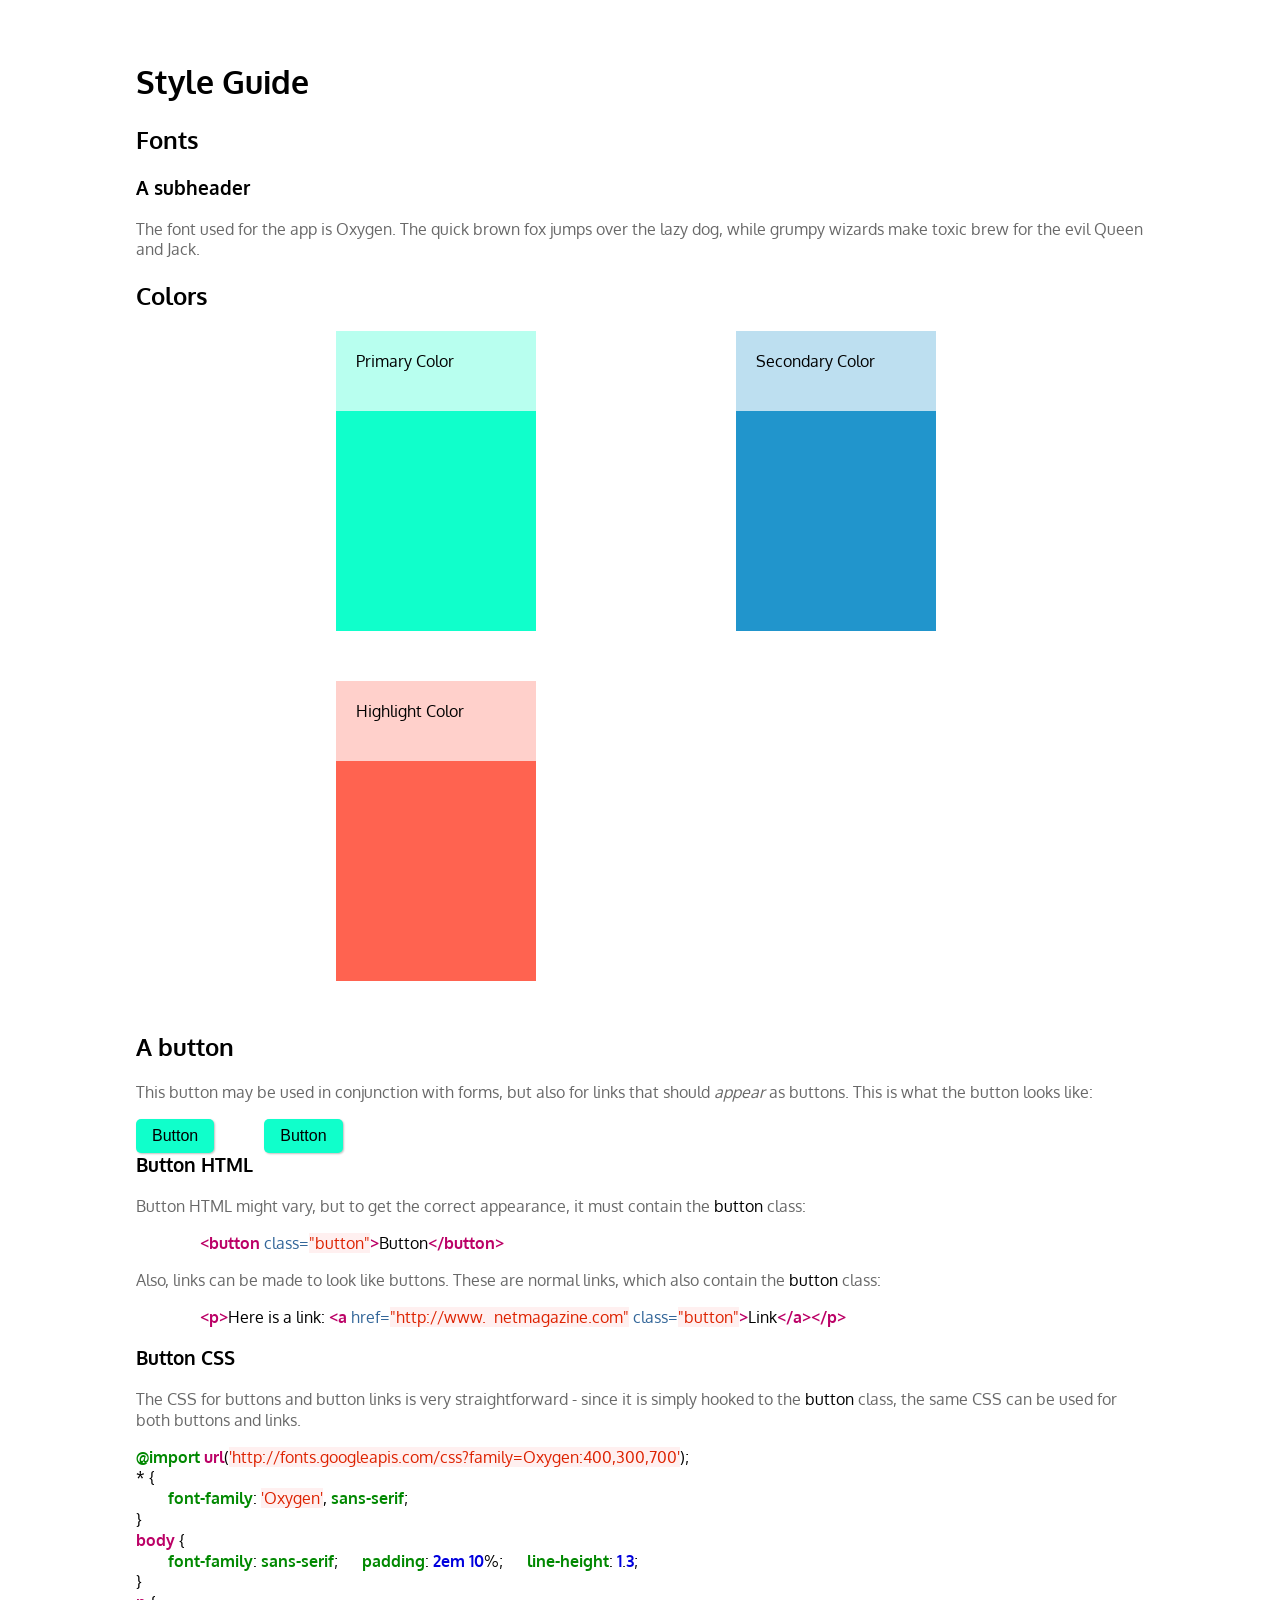
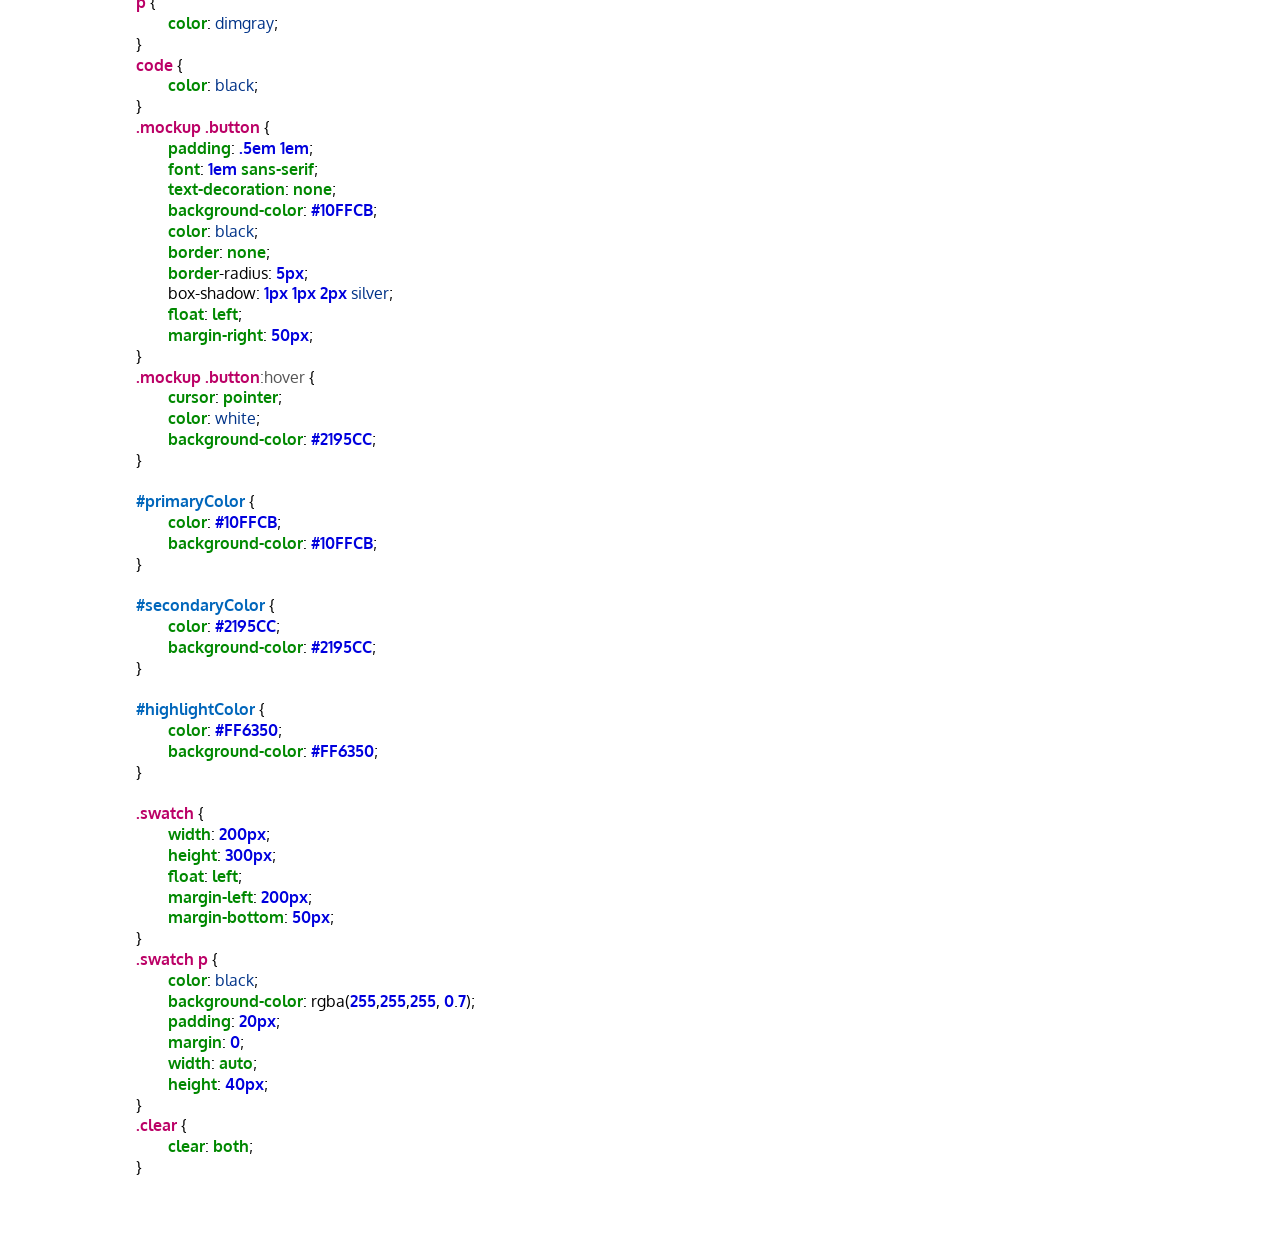
<file: old/GamExplorer/gameExplorerDocs/output/index.html>
<!DOCTYPE html>
<html lang="en">  
	<head>  
		<meta charset="utf-8">  
		<title>Style Guide</title>  
		<!--<style media="all">    
			body {      font-family: sans-serif;      padding: 2em 10%;      line-height: 1.3;    }    
			p { color: dimgray; }    
			code { color: black; }  
		</style>-->
		<!-- Note that we import the mockup's CSS hereand have namespaced the styles with the.mockup class -->  
		<link rel="stylesheet" href="mockup/style.css">  
		<style>    
			.hll { background-color: #ffffcc }
.c { color: #888888 } /* Comment */
.err { color: #a61717; background-color: #e3d2d2 } /* Error */
.k { color: #008800; font-weight: bold } /* Keyword */
.cm { color: #888888 } /* Comment.Multiline */
.cp { color: #cc0000; font-weight: bold } /* Comment.Preproc */
.c1 { color: #888888 } /* Comment.Single */
.cs { color: #cc0000; font-weight: bold; background-color: #fff0f0 } /* Comment.Special */
.gd { color: #000000; background-color: #ffdddd } /* Generic.Deleted */
.ge { font-style: italic } /* Generic.Emph */
.gr { color: #aa0000 } /* Generic.Error */
.gh { color: #333333 } /* Generic.Heading */
.gi { color: #000000; background-color: #ddffdd } /* Generic.Inserted */
.go { color: #888888 } /* Generic.Output */
.gp { color: #555555 } /* Generic.Prompt */
.gs { font-weight: bold } /* Generic.Strong */
.gu { color: #666666 } /* Generic.Subheading */
.gt { color: #aa0000 } /* Generic.Traceback */
.kc { color: #008800; font-weight: bold } /* Keyword.Constant */
.kd { color: #008800; font-weight: bold } /* Keyword.Declaration */
.kn { color: #008800; font-weight: bold } /* Keyword.Namespace */
.kp { color: #008800 } /* Keyword.Pseudo */
.kr { color: #008800; font-weight: bold } /* Keyword.Reserved */
.kt { color: #888888; font-weight: bold } /* Keyword.Type */
.m { color: #0000DD; font-weight: bold } /* Literal.Number */
.s { color: #dd2200; background-color: #fff0f0 } /* Literal.String */
.na { color: #336699 } /* Name.Attribute */
.nb { color: #003388 } /* Name.Builtin */
.nc { color: #bb0066; font-weight: bold } /* Name.Class */
.no { color: #003366; font-weight: bold } /* Name.Constant */
.nd { color: #555555 } /* Name.Decorator */
.ne { color: #bb0066; font-weight: bold } /* Name.Exception */
.nf { color: #0066bb; font-weight: bold } /* Name.Function */
.nl { color: #336699; font-style: italic } /* Name.Label */
.nn { color: #bb0066; font-weight: bold } /* Name.Namespace */
.py { color: #336699; font-weight: bold } /* Name.Property */
.nt { color: #bb0066; font-weight: bold } /* Name.Tag */
.nv { color: #336699 } /* Name.Variable */
.ow { color: #008800 } /* Operator.Word */
.w { color: #bbbbbb } /* Text.Whitespace */
.mf { color: #0000DD; font-weight: bold } /* Literal.Number.Float */
.mh { color: #0000DD; font-weight: bold } /* Literal.Number.Hex */
.mi { color: #0000DD; font-weight: bold } /* Literal.Number.Integer */
.mo { color: #0000DD; font-weight: bold } /* Literal.Number.Oct */
.sb { color: #dd2200; background-color: #fff0f0 } /* Literal.String.Backtick */
.sc { color: #dd2200; background-color: #fff0f0 } /* Literal.String.Char */
.sd { color: #dd2200; background-color: #fff0f0 } /* Literal.String.Doc */
.s2 { color: #dd2200; background-color: #fff0f0 } /* Literal.String.Double */
.se { color: #0044dd; background-color: #fff0f0 } /* Literal.String.Escape */
.sh { color: #dd2200; background-color: #fff0f0 } /* Literal.String.Heredoc */
.si { color: #3333bb; background-color: #fff0f0 } /* Literal.String.Interpol */
.sx { color: #22bb22; background-color: #f0fff0 } /* Literal.String.Other */
.sr { color: #008800; background-color: #fff0ff } /* Literal.String.Regex */
.s1 { color: #dd2200; background-color: #fff0f0 } /* Literal.String.Single */
.ss { color: #aa6600; background-color: #fff0f0 } /* Literal.String.Symbol */
.bp { color: #003388 } /* Name.Builtin.Pseudo */
.vc { color: #336699 } /* Name.Variable.Class */
.vg { color: #dd7700 } /* Name.Variable.Global */
.vi { color: #3333bb } /* Name.Variable.Instance */
.il { color: #0000DD; font-weight: bold } /* Literal.Number.Integer.Long */  
		</style>  
	</head>  
	<body>  
		<h1>Style Guide</h1>  
		<h2>Fonts</h2>
		<h3>A subheader</h3>
		<p>The font used for the app is Oxygen. The quick brown fox jumps over the lazy dog, while grumpy wizards make toxic brew for the evil Queen and Jack.</p>
		<h2>Colors</h2>
		<div id="primaryColor" class="swatch">
			<p>Primary Color</p>
			<!-- <div class="swatch-dark"></div>
			<div class="swatch-light"></div> -->
		</div>
		<div id="secondaryColor" class="swatch">
			<p>Secondary Color</p>
			<!-- <div class="swatch-dark"></div>
			<div class="swatch-light"></div> -->
		</div>
		<div id="highlightColor" class="swatch">
			<p>Highlight Color</p>
			<!-- <div class="swatch-dark"></div>
			<div class="swatch-light"></div> -->
		</div>
		<h2 class="clear">A button</h2>
		<p>This button may be used in conjunction with forms, but also for links that should <em>appear</em> as buttons. This is what the button looks like: </p>  
		<!-- The "mockup" class here allows the mockup styles to be applied. -->  
		<div class="mockup">    		<button class="button">Button</button>  
  </div>  
		<div class="mockup">    		<button class="button">Button</button>  
  </div>  
		<h3 class="clear">Button HTML</h3>  
		<p>Button HTML might vary, but to get the correct appearance, it must contain the <code>button</code> class:</p>  
		<div class="highlight"><pre><a name="mockup--mockup.html-htmlsections-pyg.html-1"></a>		<span class="nt">&lt;button</span> <span class="na">class=</span><span class="s">&quot;button&quot;</span><span class="nt">&gt;</span>Button<span class="nt">&lt;/button&gt;</span>  
</pre></div>
  
		<p>Also, links can be made to look like buttons. These are normal links, which also contain the <code>button</code> class:</p>  
		<div class="highlight"><pre><a name="mockup--mockup.html-htmlsections-pyg.html-1"></a>		<span class="nt">&lt;p&gt;</span>Here is a link: <span class="nt">&lt;a</span> <span class="na">href=</span><span class="s">&quot;http://www.  netmagazine.com&quot;</span> <span class="na">class=</span><span class="s">&quot;button&quot;</span><span class="nt">&gt;</span>Link<span class="nt">&lt;/a&gt;&lt;/p&gt;</span>  
</pre></div>
  
		<h3>Button CSS</h3>  
		<p>The CSS for buttons and button links is very straightforward - since it is simply hooked to the <code>button</code> class, the same CSS can be used for both buttons and links.</p>  
		<div class="highlight"><pre><a name="mockup--style.css-idio.html-1"></a><span class="k">@import</span> <span class="nt">url</span><span class="o">(</span><span class="s1">&#39;http://fonts.googleapis.com/css?family=Oxygen:400,300,700&#39;</span><span class="o">)</span><span class="p">;</span>
<a name="mockup--style.css-idio.html-2"></a><span class="o">*</span> <span class="p">{</span>
<a name="mockup--style.css-idio.html-3"></a>	<span class="k">font-family</span><span class="o">:</span> <span class="s1">&#39;Oxygen&#39;</span><span class="o">,</span> <span class="k">sans-serif</span><span class="p">;</span>
<a name="mockup--style.css-idio.html-4"></a><span class="p">}</span>
<a name="mockup--style.css-idio.html-5"></a><span class="nt">body</span> <span class="p">{</span>      
<a name="mockup--style.css-idio.html-6"></a>	<span class="k">font-family</span><span class="o">:</span> <span class="k">sans-serif</span><span class="p">;</span>      <span class="k">padding</span><span class="o">:</span> <span class="m">2em</span> <span class="m">10</span><span class="o">%</span><span class="p">;</span>      <span class="k">line-height</span><span class="o">:</span> <span class="m">1</span><span class="o">.</span><span class="m">3</span><span class="p">;</span>    
<a name="mockup--style.css-idio.html-7"></a><span class="p">}</span>			
<a name="mockup--style.css-idio.html-8"></a><span class="nt">p</span> <span class="p">{</span> 
<a name="mockup--style.css-idio.html-9"></a>	<span class="k">color</span><span class="o">:</span> <span class="nb">dimgray</span><span class="p">;</span> 
<a name="mockup--style.css-idio.html-10"></a><span class="p">}</span>    
<a name="mockup--style.css-idio.html-11"></a><span class="nt">code</span> <span class="p">{</span> 
<a name="mockup--style.css-idio.html-12"></a>	<span class="k">color</span><span class="o">:</span> <span class="nb">black</span><span class="p">;</span> 
<a name="mockup--style.css-idio.html-13"></a><span class="p">}</span>  
<a name="mockup--style.css-idio.html-14"></a><span class="nc">.mockup</span> <span class="nc">.button</span> <span class="p">{</span>  
<a name="mockup--style.css-idio.html-15"></a>	<span class="k">padding</span><span class="o">:</span> <span class="m">.5em</span> <span class="m">1em</span><span class="p">;</span>  
<a name="mockup--style.css-idio.html-16"></a>	<span class="k">font</span><span class="o">:</span> <span class="m">1em</span> <span class="k">sans-serif</span><span class="p">;</span>  
<a name="mockup--style.css-idio.html-17"></a>	<span class="k">text-decoration</span><span class="o">:</span> <span class="k">none</span><span class="p">;</span>  
<a name="mockup--style.css-idio.html-18"></a>	<span class="k">background-color</span><span class="o">:</span> <span class="m">#10FFCB</span><span class="p">;</span>  
<a name="mockup--style.css-idio.html-19"></a>	<span class="k">color</span><span class="o">:</span> <span class="nb">black</span><span class="p">;</span>  
<a name="mockup--style.css-idio.html-20"></a>	<span class="k">border</span><span class="o">:</span> <span class="k">none</span><span class="p">;</span>  
<a name="mockup--style.css-idio.html-21"></a>	<span class="k">border</span><span class="o">-</span><span class="n">radius</span><span class="o">:</span> <span class="m">5px</span><span class="p">;</span>  
<a name="mockup--style.css-idio.html-22"></a>	<span class="n">box</span><span class="o">-</span><span class="n">shadow</span><span class="o">:</span> <span class="m">1px</span> <span class="m">1px</span> <span class="m">2px</span> <span class="nb">silver</span><span class="p">;</span>
<a name="mockup--style.css-idio.html-23"></a>	<span class="k">float</span><span class="o">:</span> <span class="k">left</span><span class="p">;</span>
<a name="mockup--style.css-idio.html-24"></a>	<span class="k">margin-right</span><span class="o">:</span> <span class="m">50px</span><span class="p">;</span>
<a name="mockup--style.css-idio.html-25"></a><span class="p">}</span>
<a name="mockup--style.css-idio.html-26"></a><span class="nc">.mockup</span> <span class="nc">.button</span><span class="nd">:hover</span> <span class="p">{</span>  
<a name="mockup--style.css-idio.html-27"></a>	<span class="k">cursor</span><span class="o">:</span> <span class="k">pointer</span><span class="p">;</span>  
<a name="mockup--style.css-idio.html-28"></a>	<span class="k">color</span><span class="o">:</span> <span class="nb">white</span><span class="p">;</span>
<a name="mockup--style.css-idio.html-29"></a>	<span class="k">background-color</span><span class="o">:</span> <span class="m">#2195CC</span><span class="p">;</span>
<a name="mockup--style.css-idio.html-30"></a><span class="p">}</span>
<a name="mockup--style.css-idio.html-31"></a>
<a name="mockup--style.css-idio.html-32"></a><span class="nf">#primaryColor</span> <span class="p">{</span>
<a name="mockup--style.css-idio.html-33"></a>	<span class="k">color</span><span class="o">:</span> <span class="m">#10FFCB</span><span class="p">;</span>
<a name="mockup--style.css-idio.html-34"></a>	<span class="k">background-color</span><span class="o">:</span> <span class="m">#10FFCB</span><span class="p">;</span>
<a name="mockup--style.css-idio.html-35"></a><span class="p">}</span>
<a name="mockup--style.css-idio.html-36"></a>
<a name="mockup--style.css-idio.html-37"></a><span class="nf">#secondaryColor</span> <span class="p">{</span>
<a name="mockup--style.css-idio.html-38"></a>	<span class="k">color</span><span class="o">:</span> <span class="m">#2195CC</span><span class="p">;</span>
<a name="mockup--style.css-idio.html-39"></a>	<span class="k">background-color</span><span class="o">:</span> <span class="m">#2195CC</span><span class="p">;</span>
<a name="mockup--style.css-idio.html-40"></a><span class="p">}</span>
<a name="mockup--style.css-idio.html-41"></a>
<a name="mockup--style.css-idio.html-42"></a><span class="nf">#highlightColor</span> <span class="p">{</span>
<a name="mockup--style.css-idio.html-43"></a>	<span class="k">color</span><span class="o">:</span> <span class="m">#FF6350</span><span class="p">;</span>	
<a name="mockup--style.css-idio.html-44"></a>	<span class="k">background-color</span><span class="o">:</span> <span class="m">#FF6350</span><span class="p">;</span>	
<a name="mockup--style.css-idio.html-45"></a><span class="p">}</span>
<a name="mockup--style.css-idio.html-46"></a>
<a name="mockup--style.css-idio.html-47"></a><span class="nc">.swatch</span> <span class="p">{</span>
<a name="mockup--style.css-idio.html-48"></a>	<span class="k">width</span><span class="o">:</span> <span class="m">200px</span><span class="p">;</span>
<a name="mockup--style.css-idio.html-49"></a>	<span class="k">height</span><span class="o">:</span> <span class="m">300px</span><span class="p">;</span>
<a name="mockup--style.css-idio.html-50"></a>	<span class="k">float</span><span class="o">:</span> <span class="k">left</span><span class="p">;</span>
<a name="mockup--style.css-idio.html-51"></a>	<span class="k">margin-left</span><span class="o">:</span> <span class="m">200px</span><span class="p">;</span>
<a name="mockup--style.css-idio.html-52"></a>	<span class="k">margin-bottom</span><span class="o">:</span> <span class="m">50px</span><span class="p">;</span>
<a name="mockup--style.css-idio.html-53"></a><span class="p">}</span>
<a name="mockup--style.css-idio.html-54"></a><span class="nc">.swatch</span> <span class="nt">p</span> <span class="p">{</span>
<a name="mockup--style.css-idio.html-55"></a>	<span class="k">color</span><span class="o">:</span> <span class="nb">black</span><span class="p">;</span>
<a name="mockup--style.css-idio.html-56"></a>	<span class="k">background-color</span><span class="o">:</span> <span class="n">rgba</span><span class="p">(</span><span class="m">255</span><span class="o">,</span><span class="m">255</span><span class="o">,</span><span class="m">255</span><span class="o">,</span> <span class="m">0</span><span class="o">.</span><span class="m">7</span><span class="p">);</span>
<a name="mockup--style.css-idio.html-57"></a>	<span class="k">padding</span><span class="o">:</span> <span class="m">20px</span><span class="p">;</span>
<a name="mockup--style.css-idio.html-58"></a>	<span class="k">margin</span><span class="o">:</span> <span class="m">0</span><span class="p">;</span>
<a name="mockup--style.css-idio.html-59"></a>	<span class="k">width</span><span class="o">:</span> <span class="k">auto</span><span class="p">;</span>
<a name="mockup--style.css-idio.html-60"></a>	<span class="k">height</span><span class="o">:</span> <span class="m">40px</span><span class="p">;</span>
<a name="mockup--style.css-idio.html-61"></a><span class="p">}</span>
<a name="mockup--style.css-idio.html-62"></a><span class="nc">.clear</span> <span class="p">{</span>
<a name="mockup--style.css-idio.html-63"></a>	<span class="k">clear</span><span class="o">:</span> <span class="k">both</span><span class="p">;</span>
<a name="mockup--style.css-idio.html-64"></a><span class="p">}</span>
</pre></div>
  
	</body>
</html>
</file>
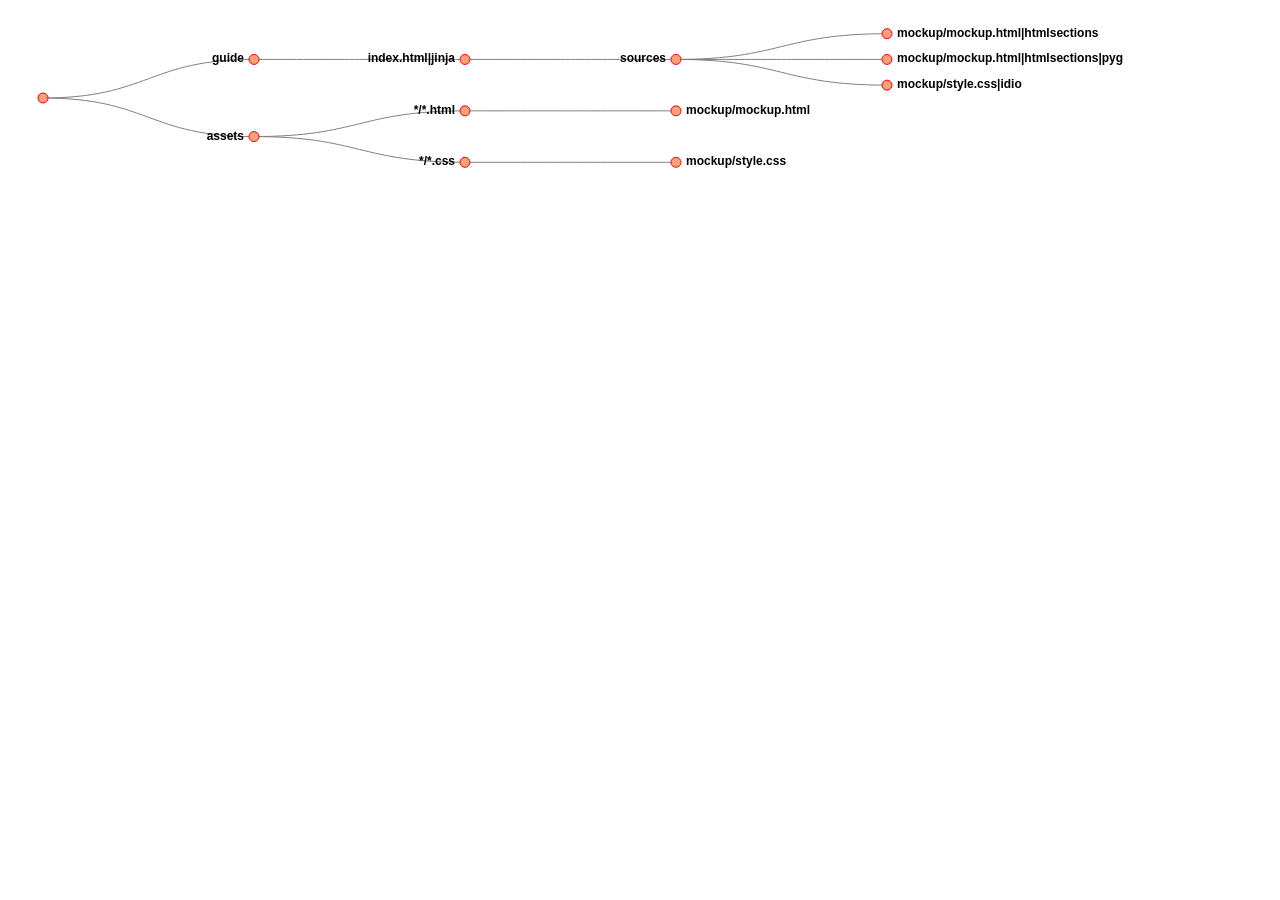
<file: old/GamExplorer/gameExplorerDocs/.dexy/reports/d3tree/index.html>
<!DOCTYPE HTML PUBLIC "-//W3C//DTD HTML 4.01 Transitional//EN"
    "http://www.w3.org/TR/html4/loose.dtd">
<html>
<head>
    <title>Documents</title>

    <style>
        g.node {
            font-family: Verdana, Helvetica;
            font-size: 12px;
            font-weight: bold;
        }
        circle.node-dot {
            fill: lightsalmon;
            stroke: red;
            stroke-width: 1px;
        }

        path.link {
            fill: none;
            stroke: gray;
        }
    </style>
</head>
<body>

<div id="tree-container"></div>

<script type="text/javascript" src="jquery-1.6.2.min.js"></script>
<script type="text/javascript" src="d3.min.js"></script>
<script type="text/javascript" src="d3tree.js"></script>

<script>
    $(function(){
        buildTree("#tree-container");
    });
</script>

</body>
</html>
</file>
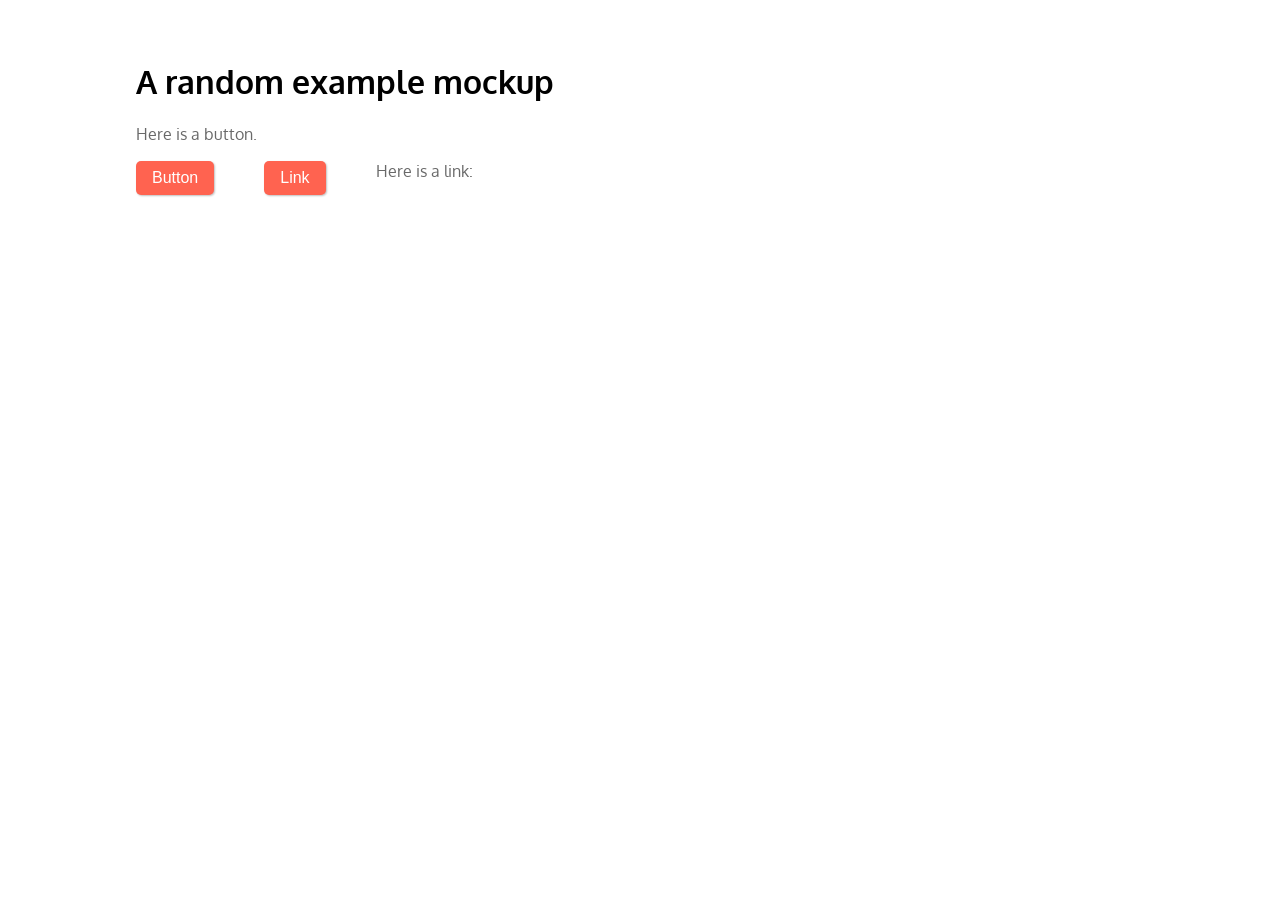
<file: old/GamExplorer/gameExplorerDocs/mockup/mockup.html>
<!DOCTYPE html>
<html lang="en">
	<head>
		<meta charset="utf-8">
		<title>Mockup</title>
		<link rel="stylesheet" href="style.css" media="all">
	</head>
	<body class="mockup">
		<h1>A random example mockup</h1>
		<p>Here is a button.</p>  
		<!-- section "button" -->
		<button class="button">Button</button>  
		<!-- section "link" -->  
		<p>Here is a link: <a href="http://www.  netmagazine.com" class="button">Link</a></p>  
		<!-- section "end" -->
	</body>
</html>
</file>
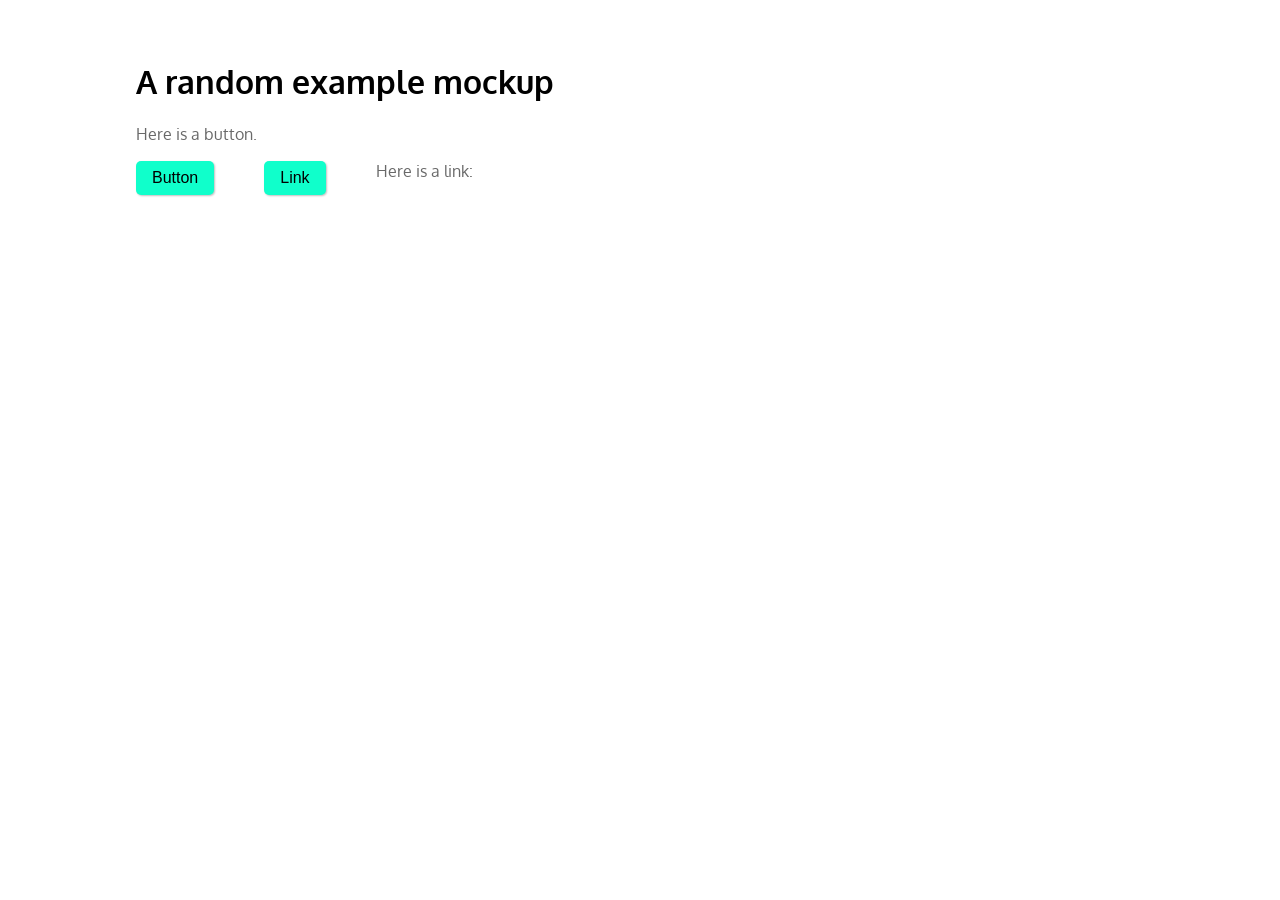
<file: old/GamExplorer/gameExplorerDocs/output/mockup/mockup.html>
<!DOCTYPE html>
<html lang="en">
	<head>
		<meta charset="utf-8">
		<title>Mockup</title>
		<link rel="stylesheet" href="style.css" media="all">
	</head>
	<body class="mockup">
		<h1>A random example mockup</h1>
		<p>Here is a button.</p>  

		<button class="button">Button</button>  

		<p>Here is a link: <a href="http://www.  netmagazine.com" class="button">Link</a></p>  

	</body>
</html>
</file>
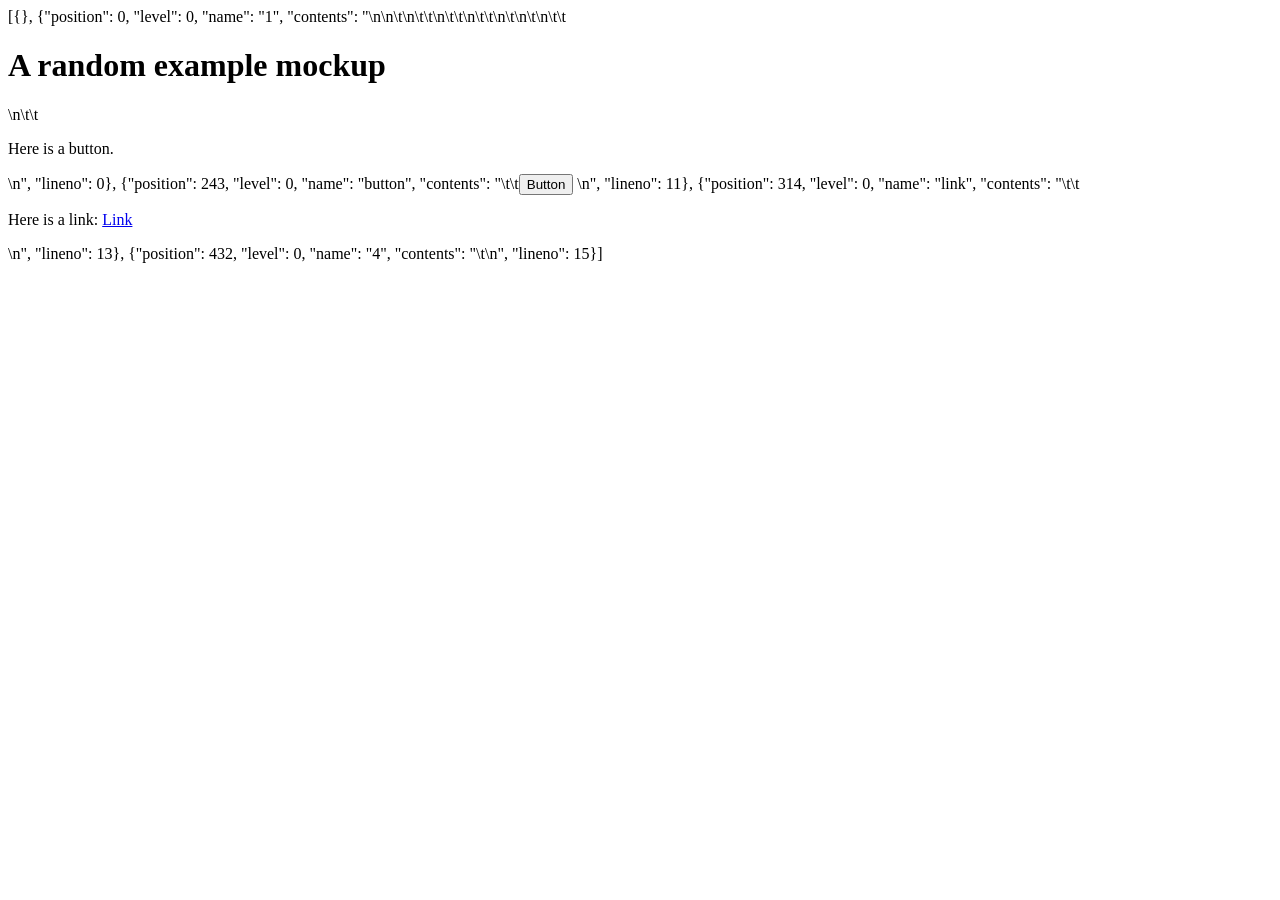
<file: old/GamExplorer/gameExplorerDocs/.dexy/last/25/25e4390ad7148b90a089a387e78a98a9-001-htmlsections.html>
[{}, {"position": 0, "level": 0, "name": "1", "contents": "<!DOCTYPE html>\n<html lang=\"en\">\n\t<head>\n\t\t<meta charset=\"utf-8\">\n\t\t<title>Mockup</title>\n\t\t<link rel=\"stylesheet\" href=\"style.css\" media=\"all\">\n\t</head>\n\t<body class=\"mockup\">\n\t\t<h1>A random example mockup</h1>\n\t\t<p>Here is a button.</p>  \n", "lineno": 0}, {"position": 243, "level": 0, "name": "button", "contents": "\t\t<button class=\"button\">Button</button>  \n", "lineno": 11}, {"position": 314, "level": 0, "name": "link", "contents": "\t\t<p>Here is a link: <a href=\"http://www.  netmagazine.com\" class=\"button\">Link</a></p>  \n", "lineno": 13}, {"position": 432, "level": 0, "name": "4", "contents": "\t</body>\n</html>", "lineno": 15}]
</file>
<file: old/GamExplorer/gameExplorerDocs/output/mockup/style.css>
/*** @export "buttoncss" css */
@import url('http://fonts.googleapis.com/css?family=Oxygen:400,300,700');
* {
	font-family: 'Oxygen', sans-serif;
}
body {      
	font-family: sans-serif;      padding: 2em 10%;      line-height: 1.3;    
}			
p { 
	color: dimgray; 
}    
code { 
	color: black; 
}  
.mockup .button {  
	padding: .5em 1em;  
	font: 1em sans-serif;  
	text-decoration: none;  
	background-color: #10FFCB;  
	color: black;  
	border: none;  
	border-radius: 5px;  
	box-shadow: 1px 1px 2px silver;
	float: left;
	margin-right: 50px;
}
.mockup .button:hover {  
	cursor: pointer;  
	color: white;
	background-color: #2195CC;
}

#primaryColor {
	color: #10FFCB;
	background-color: #10FFCB;
}

#secondaryColor {
	color: #2195CC;
	background-color: #2195CC;
}

#highlightColor {
	color: #FF6350;	
	background-color: #FF6350;	
}

.swatch {
	width: 200px;
	height: 300px;
	float: left;
	margin-left: 200px;
	margin-bottom: 50px;
}
.swatch p {
	color: black;
	background-color: rgba(255,255,255, 0.7);
	padding: 20px;
	margin: 0;
	width: auto;
	height: 40px;
}
.clear {
	clear: both;
}
</file>
<file: old/GamExplorer/gameExplorerDocs/mockup/style.css>
/*** @export "buttoncss" css */
@import url('http://fonts.googleapis.com/css?family=Oxygen:400,300,700');
* {
	font-family: 'Oxygen', sans-serif;
}
body {      
	font-family: sans-serif;      padding: 2em 10%;      line-height: 1.3;    
}			
p { 
	color: dimgray; 
}    
code { 
	color: black; 
}  
.mockup .button {  
	padding: .5em 1em;  
	font: 1em sans-serif;  
	text-decoration: none;  
	background-color: #FF6350;  
	color: white;  
	border: none;  
	border-radius: 5px;  
	box-shadow: 1px 1px 2px silver;
	float: left;
	margin-right: 50px;
}
.mockup .button:hover {  
	cursor: pointer;  
	color: white;
	background-color: #2195CC;
}

#primaryColor {
	color: #10FFCB;
	background-color: #10FFCB;
}

#secondaryColor {
	color: #2195CC;
	background-color: #2195CC;
}

#highlightColor {
	color: #FF6350;	
	background-color: #FF6350;	
}

.swatch {
	width: 200px;
	height: 300px;
	float: left;
	margin-left: 200px;
	margin-bottom: 50px;
}
.swatch p {
	color: black;
	background-color: rgba(255,255,255, 0.7);
	padding: 20px;
	margin: 0;
	width: auto;
	height: 40px;
}
.clear {
	clear: both;
}
</file>
